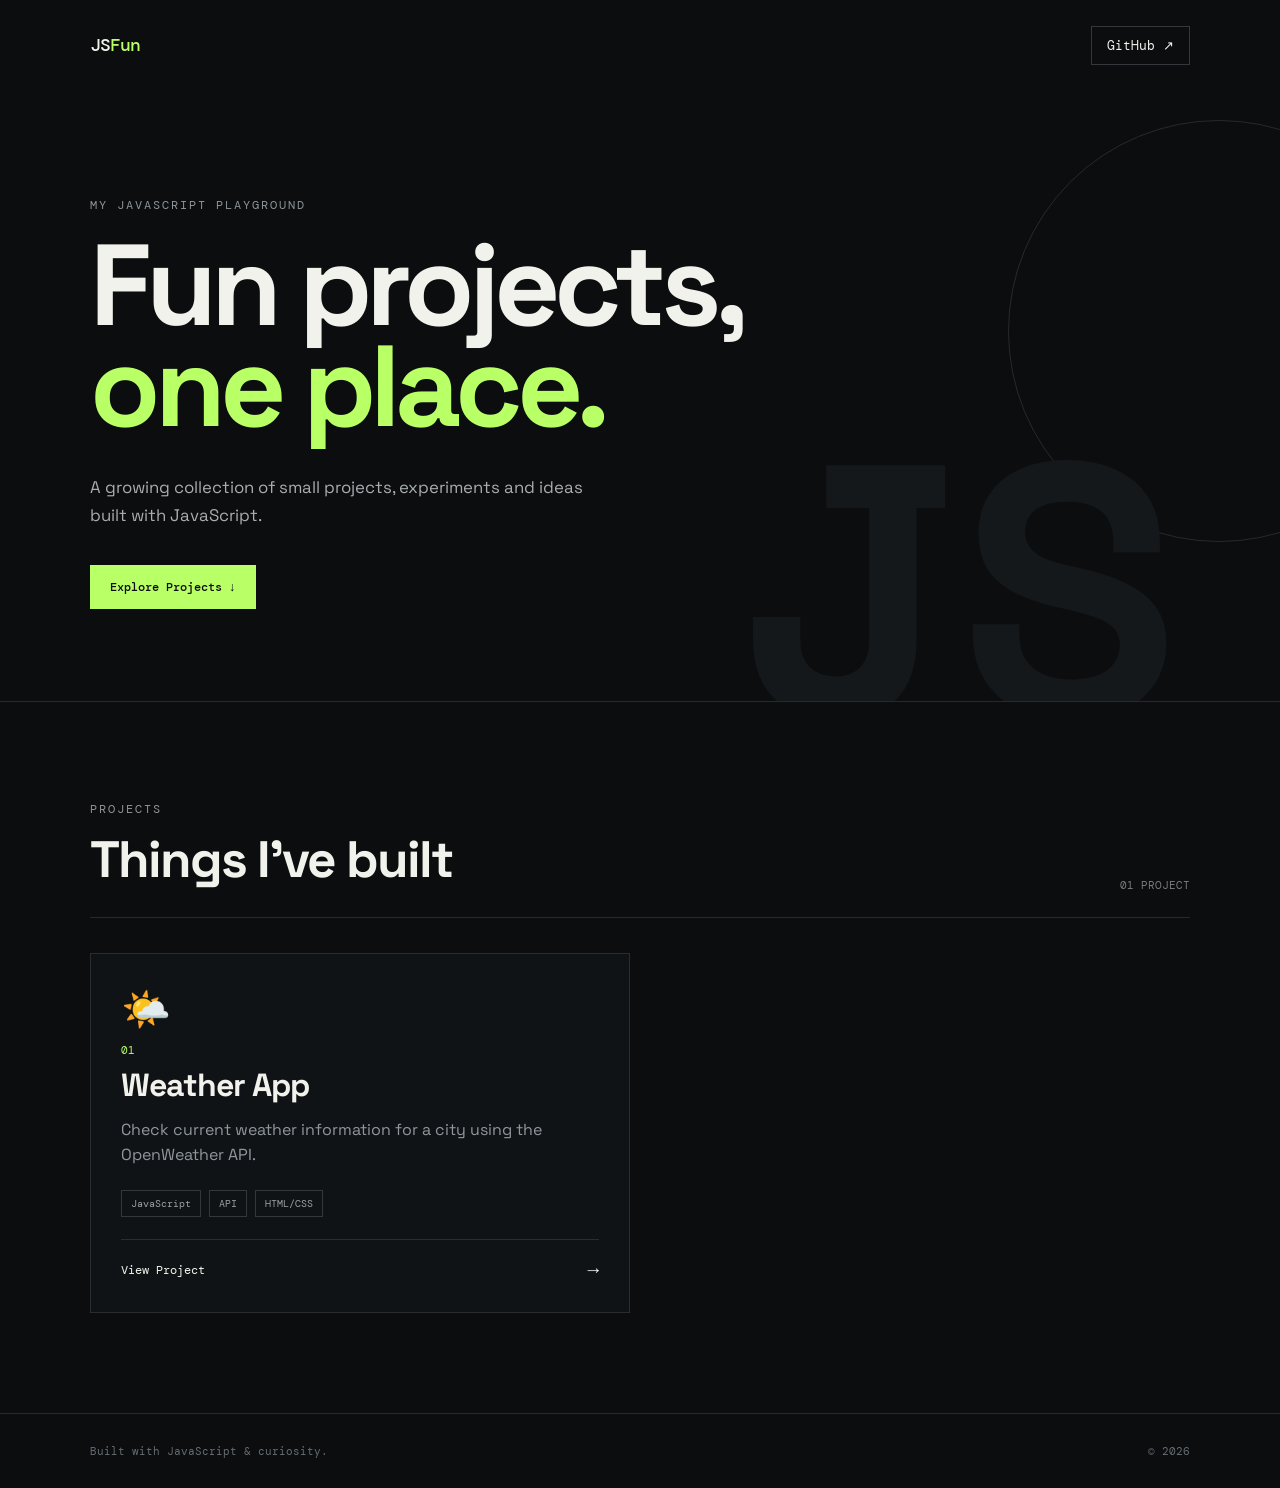
<file: index.html>
<!DOCTYPE html>
<html lang="en">
<head>
    <meta charset="UTF-8">
    <meta name="viewport" content="width=device-width, initial-scale=1.0">
    <meta name="description" content="A collection of fun JavaScript projects.">
    <title>JavaScript Fun Projects</title>
    <link rel="stylesheet" href="style.css">
</head>
<body>
    <header class="hero">
        <nav class="navbar">
            <a href="./" class="logo">JS<span>Fun</span></a>
            <a href="https://github.com/roarinroyel" target="_blank" rel="noopener noreferrer" class="github-link">
                GitHub ↗
            </a>
        </nav>

        <div class="hero-content">
            <p class="eyebrow">MY JAVASCRIPT PLAYGROUND</p>
            <h1>Fun projects,<br><span>one place.</span></h1>
            <p class="intro">
                A growing collection of small projects, experiments and ideas
                built with JavaScript.
            </p>
            <a href="#projects" class="explore-btn">Explore Projects ↓</a>
        </div>
    </header>

    <main id="projects" class="projects-section">
        <div class="section-heading">
            <div>
                <p class="eyebrow">PROJECTS</p>
                <h2>Things I've built</h2>
            </div>
            <span class="project-count">01 PROJECT</span>
        </div>

        <div class="projects-grid">
            <!-- Add new project cards above this comment -->

            <article class="project-card">
                <div class="project-icon">🌤️</div>
                <div class="project-info">
                    <p class="project-number">01</p>
                    <h3>Weather App</h3>
                    <p>
                        Check current weather information for a city using
                        the OpenWeather API.
                    </p>
                    <div class="tags">
                        <span>JavaScript</span>
                        <span>API</span>
                        <span>HTML/CSS</span>
                    </div>
                    <a href="./weather-app/" class="project-link">
                        View Project <span>→</span>
                    </a>
                </div>
            </article>

            <!--
            Example for future projects:

            <article class="project-card">
                <div class="project-icon">🧮</div>
                <div class="project-info">
                    <p class="project-number">02</p>
                    <h3>Calculator</h3>
                    <p>A simple calculator built with vanilla JavaScript.</p>
                    <div class="tags">
                        <span>JavaScript</span>
                        <span>HTML/CSS</span>
                    </div>
                    <a href="./calculator/" class="project-link">
                        View Project <span>→</span>
                    </a>
                </div>
            </article>
            -->
        </div>
    </main>

    <footer>
        <p>Built with JavaScript & curiosity.</p>
        <p>© <span id="year"></span></p>
    </footer>

    <script>
        document.getElementById("year").textContent = new Date().getFullYear();
    </script>
</body>
</html>
</file>
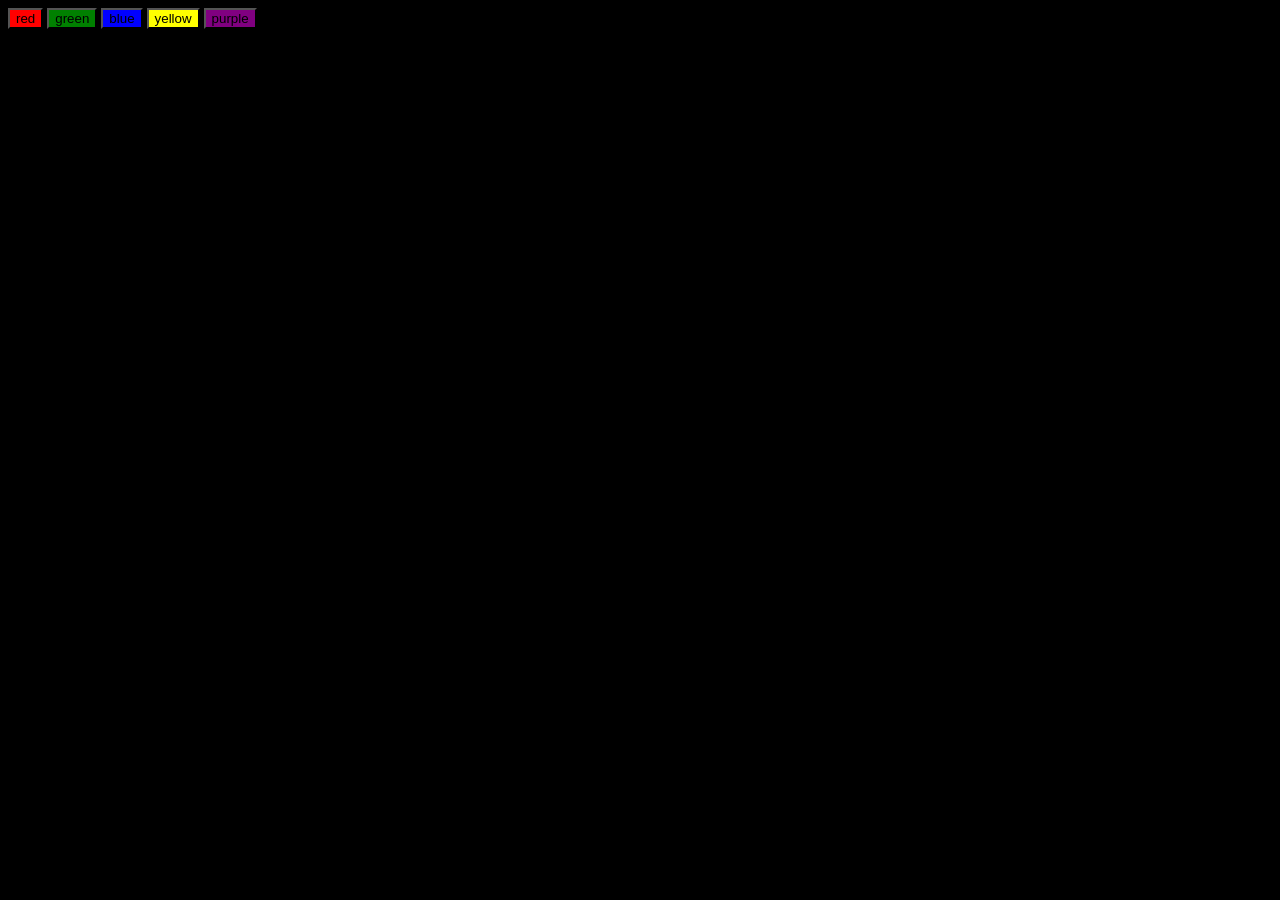
<file: background color changer/index.html>
<!DOCTYPE html>
<html lang="en">
<head>
    <meta charset="UTF-8">
    <meta name="viewport" content="width=device-width, initial-scale=1.0">
    <title>Document</title>
</head>
<body style = "background-color: black;">
        <div id="parent">    
            <button id="red" style="background-color: red;">  red  </button>
            <button id="green" style="background-color: green;">  green  </button>
            <button id="blue" style="background-color: blue;">  blue  </button>
            <button id="yellow" style="background-color: yellow;">  yellow  </button>
            <button id="purple" style="background-color: purple;">  purple  </button>

        </div>
    
</body>

<script src="code.js"></script>
</html>
</file>
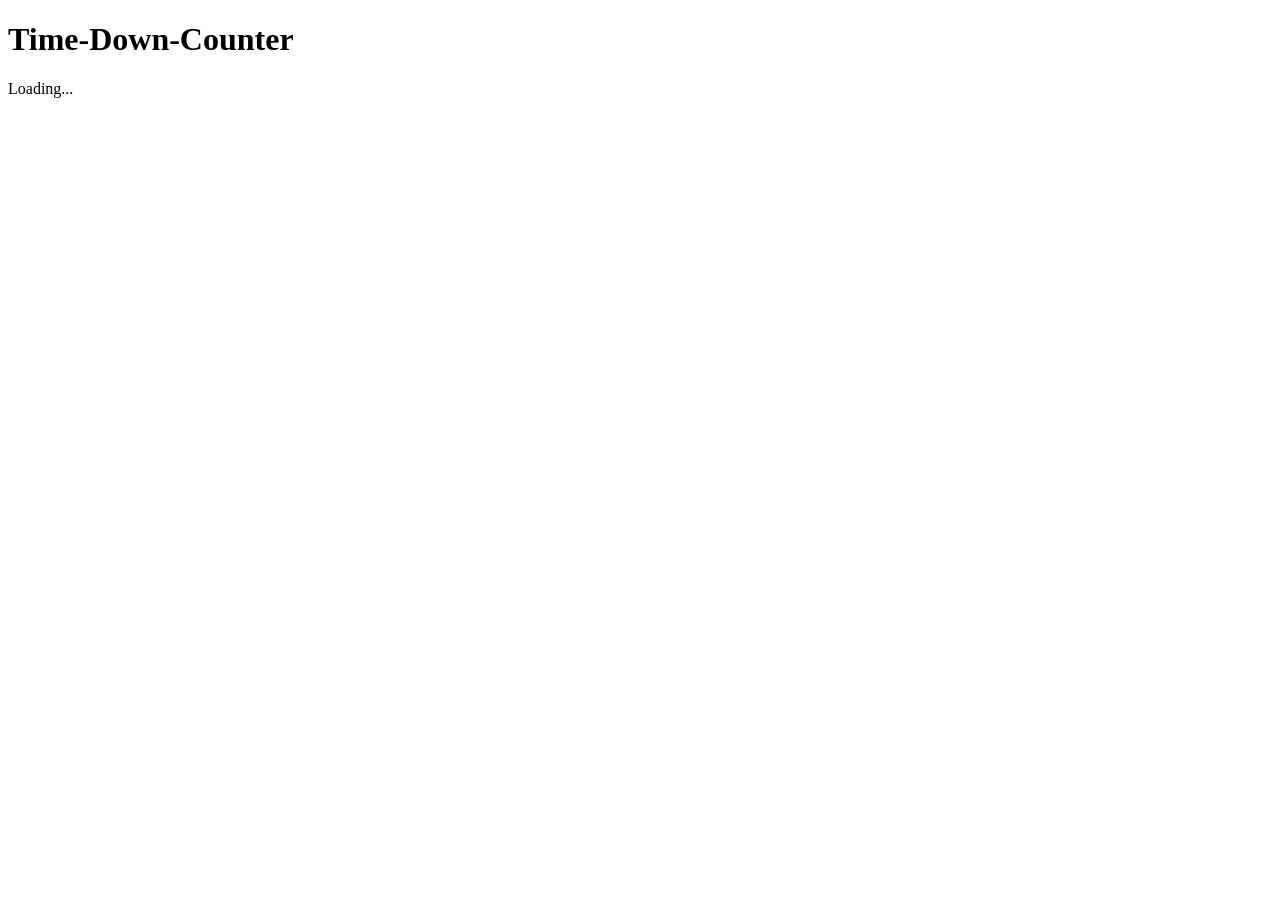
<file: count-down-timer/index.html>
<!DOCTYPE html>
<html lang="en">
<head>
    <meta charset="UTF-8">
    <meta name="viewport" content="width=device-width, initial-scale=1.0">
    <title>Time Down Counter</title>
</head>

<body>
    <div id="parent">
        <h1>Time-Down-Counter</h1>
        <div id="result">Loading...</div>
    </div>

    <script src="./code.js"></script>
</body>
</html>
</file>
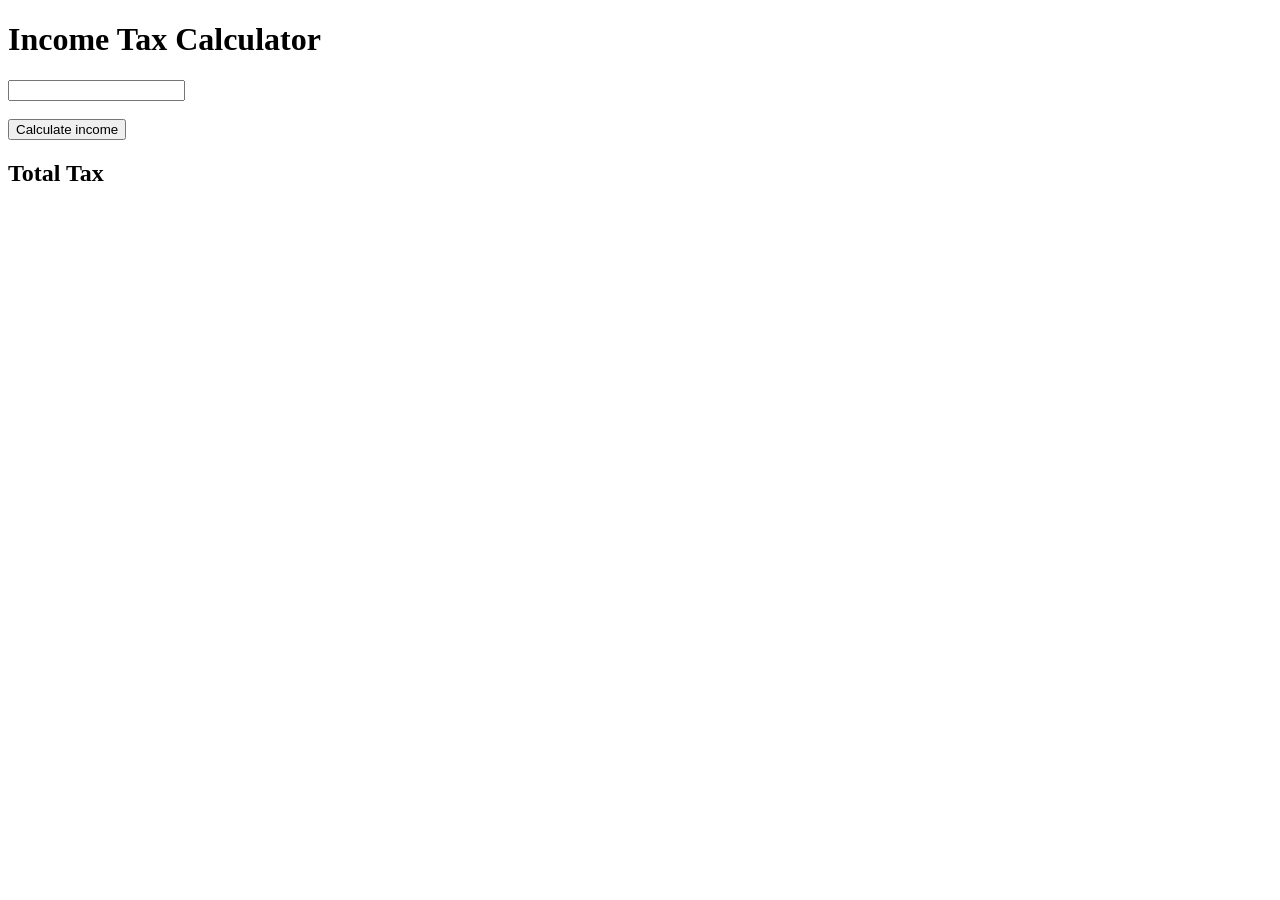
<file: income-tax/index.html>
<!DOCTYPE html>
<html lang="en">
<head>
    <meta charset="UTF-8">
    <meta name="viewport" content="width=device-width, initial-scale=1.0">
    <title>Document</title>
</head>
<body>
    <div class="parent">
        <h1>Income Tax Calculator</h1>

        <form action="">
            <label for="income"></label>
            <input type="number" id="income" name="income">
            <br> <br>
            <button type="submit">Calculate income</button>

        </form>
        <h2>Total Tax</h2>
    </div>
</body>

<script src="./code.js"></script>
</html>
</file>
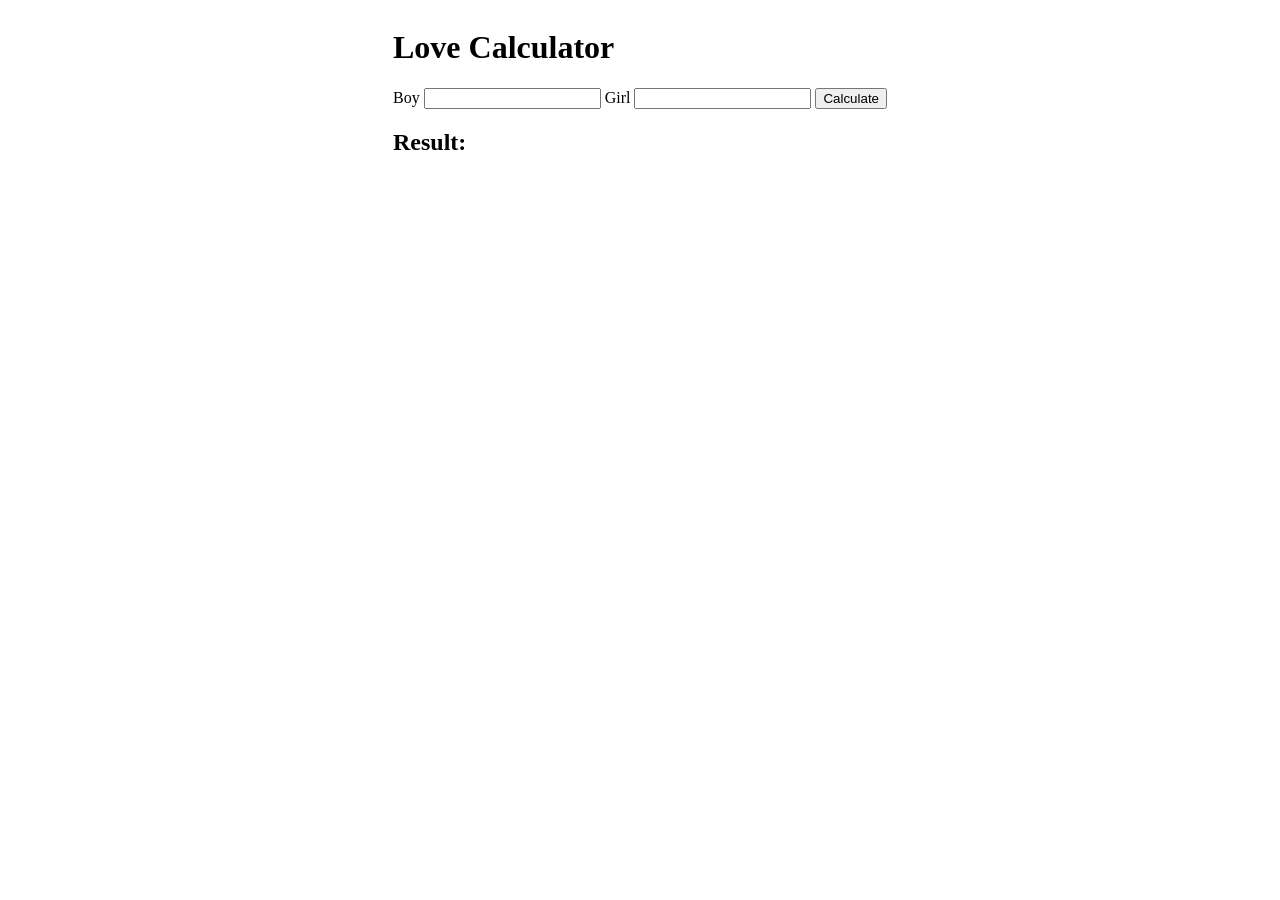
<file: love-calculator/index.html>
<!DOCTYPE html>
<html lang="en">
<head>
    <meta charset="UTF-8">
    <meta name="viewport" content="width=device-width, initial-scale=1.0">
    <title>Document</title>
</head>
<body style = "background-color: white; display: flex; justify-content: center;">

    <div id="parent">   
        <h1>Love Calculator</h1>
        <form>  
            <label for="Boy"> 
                Boy
            </label>
            <input type="text" id="boy" name="Boy" required>
            <label for="Girl"> 
                Girl
            </label>
            <input type="text" id="girl" name="Girl" required>
            <button type="submut">Calculate</button>

        </form>
        <h2>Result: </h2>
    </div>
    
</body>
<script src="code.js"></script>
</html>
</file>
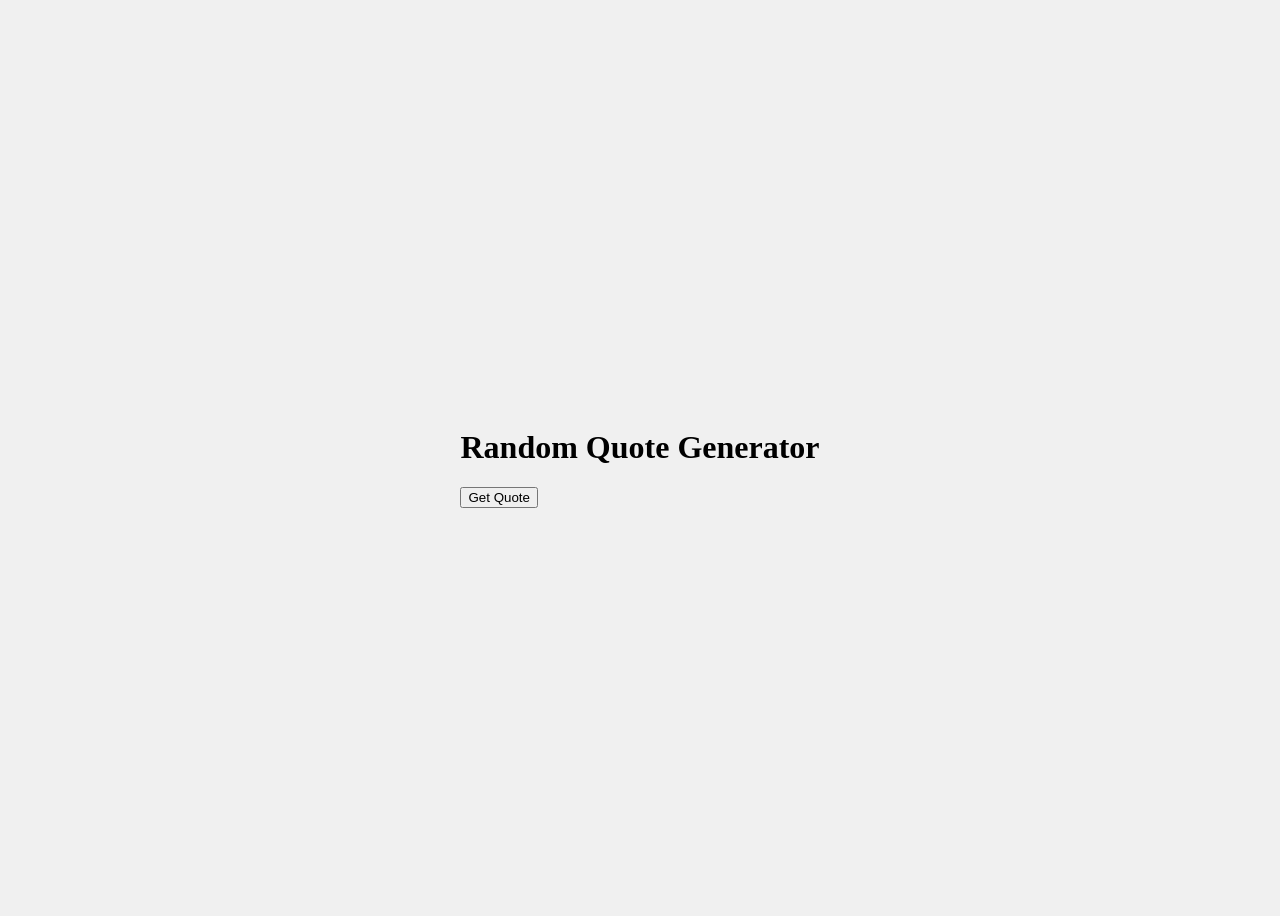
<file: random qoute/index.html>
<!DOCTYPE html>
<html lang="en">
<head>
    <meta charset="UTF-8">
    <meta name="viewport" content="width=device-width, initial-scale=1.0">
    <title>Document</title>
    
</head>
<body style="background-color: #f0f0f0; display: flex; justify-content: center; align-items: center; height: 100vh;">
    <div class="first">
        <h1>Random Quote Generator</h1>

        <!-- <p id="quote">Click the button to get a quote.</p> -->

        <button>Get Quote</button>
    </div>

    <script src="code.js"></script>
</body>
<script src="code.js"></script>
</html>
</file>
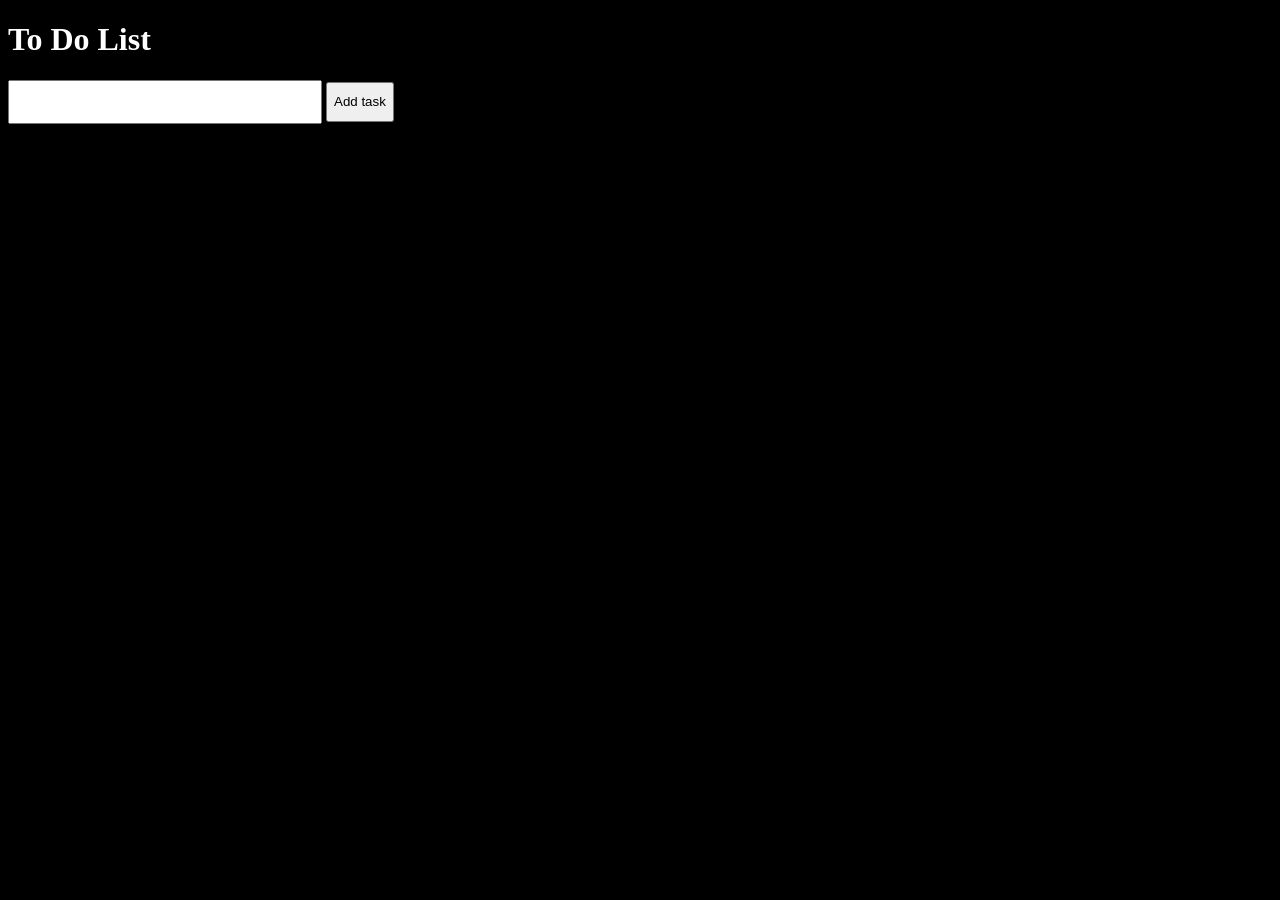
<file: todo/index.html>
<!DOCTYPE html>
<html lang="en">
<head>
    <meta charset="UTF-8">
    <meta name="viewport" content="width=device-width, initial-scale=1.0">
    <title>Document</title>
</head>
<body style="background-color: black;
            color: white;">
            <h1>To Do List</h1>
            <form action="">
                <input type="text" name="task" id="task" style="width:300px; height:30px; padding: 5px;" required>
                <button type="submit" style="height: 40px; padding: auto;" >Add task</button>
            </form>

            <div id="allTask">

            </div>
    <script src="./main.js"></script>
</body>


</html>
</file>
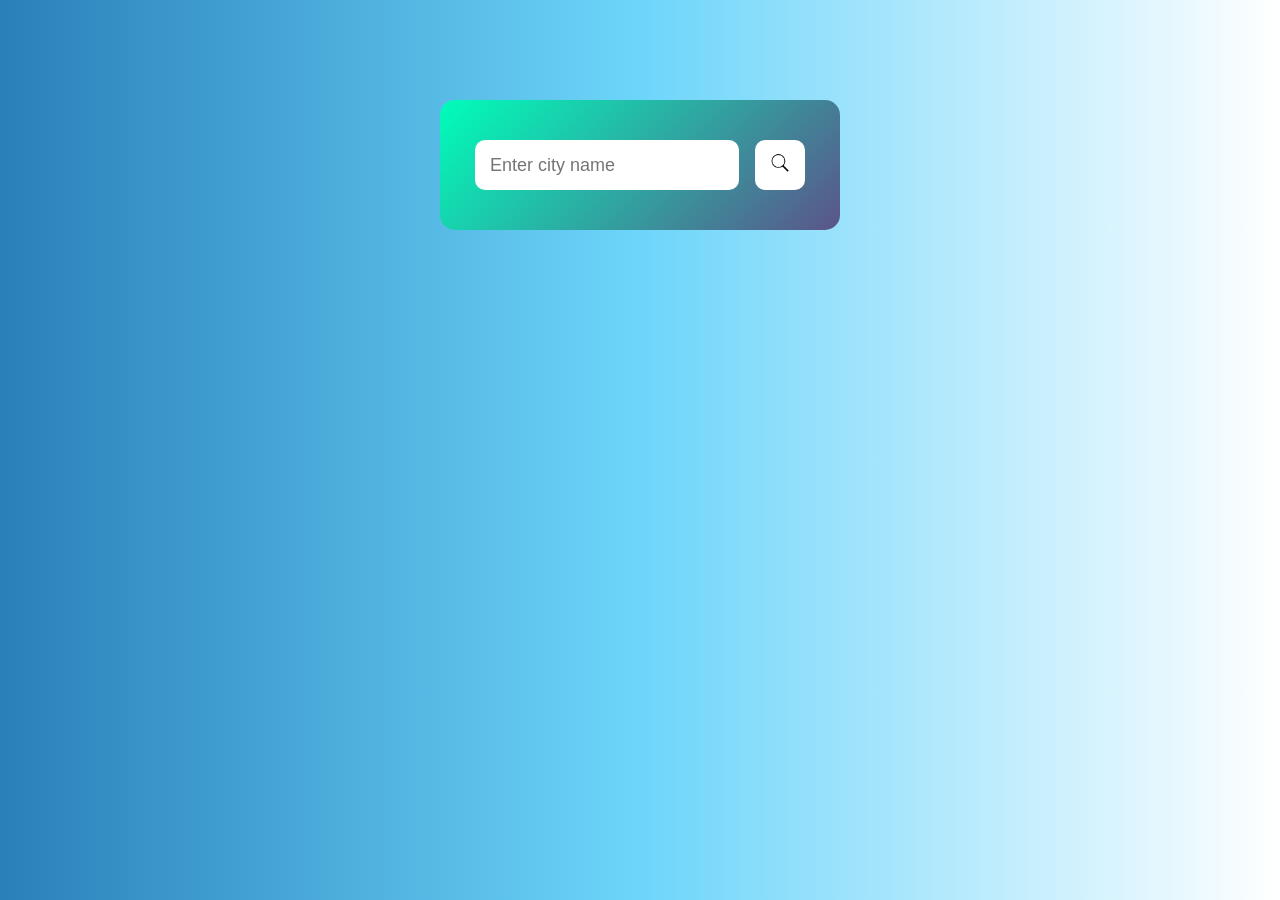
<file: weather-app/index.html>
<!Doctype html>
<html lang="en">
    <head>
        <meta charset="UTF-8">
        <meta name="viewport" content="width=device-width, initial-scale=1.0">
        <title>Weather App</title>
        <link rel="stylesheet" href="style.css">
    </head>
    <body>
        <div>   
            <div class="card">
                <div class="search">
                    <input type="text" placeholder="Enter city name" spellcheck="false">
                    <button><img src="images/search-icon.png" alt="Search" ></button>
                </div>
                <div class="error">
                    <p class="">Invalid City Name</p>
                </div>
                <div class="weather">
                    <img src="images/rain.png" alt="raining" class="weather-icon">
                    <h1 class="temp">22°C</h1>
                    <h2 class="city">New York</h2>
                    <div class="details">
                        <div class="col">
                            <img src="images/humidity.png" alt="" class="">
                            <div> 
                                <p class="humidity">80%</p> 
                                <p>Humidity</p>
                            </div>
                        </div>
                        <div class="col">
                            <img src="images/wind.png" alt="" class="">
                            <div> 
                                <p class="wind">10 km/h</p> 
                                <p>Wind Speed</p>
                            </div>
                        </div>
                    </div>
                </div>    
            </div>
        </div>
        <script src="script.js"></script>
    </body>
</html>
</file>
<file: style.css>
@import url('https://fonts.googleapis.com/css2?family=DM+Mono:wght@400;500&family=Space+Grotesk:wght@400;500;600;700&display=swap');

* {
    margin: 0;
    padding: 0;
    box-sizing: border-box;
}

html {
    scroll-behavior: smooth;
}

body {
    min-height: 100vh;
    background: #0b0d0f;
    color: #f2f2ed;
    font-family: "Space Grotesk", sans-serif;
}

a {
    color: inherit;
    text-decoration: none;
}

/* HERO */
.hero {
    min-height: 78vh;
    border-bottom: 1px solid #272a2d;
    padding: 0 7vw;
    position: relative;
    overflow: hidden;
}

.hero::before {
    content: "";
    position: absolute;
    width: 420px;
    height: 420px;
    border: 1px solid #272a2d;
    border-radius: 50%;
    right: -150px;
    top: 120px;
}

.hero::after {
    content: "JS";
    position: absolute;
    right: 8vw;
    bottom: -70px;
    font-size: clamp(180px, 28vw, 420px);
    font-weight: 700;
    line-height: 1;
    color: #15181b;
    z-index: 0;
    pointer-events: none;
}

.navbar {
    height: 90px;
    display: flex;
    align-items: center;
    justify-content: space-between;
    position: relative;
    z-index: 2;
}

.logo {
    font-family: "DM Mono", monospace;
    font-size: 1.15rem;
    font-weight: 500;
    letter-spacing: -1px;
}

.logo span {
    color: #b9ff66;
}

.github-link {
    font-family: "DM Mono", monospace;
    font-size: 0.8rem;
    border: 1px solid #34383c;
    padding: 10px 15px;
    transition: 0.2s ease;
}

.github-link:hover {
    border-color: #b9ff66;
    color: #b9ff66;
}

.hero-content {
    position: relative;
    z-index: 1;
    max-width: 850px;
    padding-top: 12vh;
}

.eyebrow {
    font-family: "DM Mono", monospace;
    font-size: 0.72rem;
    letter-spacing: 2px;
    color: #8d9499;
    margin-bottom: 22px;
}

h1 {
    font-size: clamp(4rem, 9vw, 8.5rem);
    line-height: 0.88;
    letter-spacing: -6px;
    font-weight: 700;
}

h1 span {
    color: #b9ff66;
}

.intro {
    max-width: 510px;
    margin-top: 35px;
    color: #a8adb1;
    font-size: 1.05rem;
    line-height: 1.7;
}

.explore-btn {
    display: inline-block;
    margin-top: 35px;
    padding: 14px 20px;
    background: #b9ff66;
    color: #0b0d0f;
    font-family: "DM Mono", monospace;
    font-size: 0.78rem;
    font-weight: 500;
    transition: transform 0.2s ease;
}

.explore-btn:hover {
    transform: translateY(-3px);
}

/* PROJECTS */
.projects-section {
    padding: 100px 7vw;
}

.section-heading {
    display: flex;
    justify-content: space-between;
    align-items: end;
    border-bottom: 1px solid #272a2d;
    padding-bottom: 25px;
    margin-bottom: 35px;
}

.section-heading .eyebrow {
    margin-bottom: 10px;
}

h2 {
    font-size: clamp(2rem, 4vw, 3.5rem);
    letter-spacing: -2px;
}

.project-count {
    font-family: "DM Mono", monospace;
    font-size: 0.7rem;
    color: #777d82;
}

.projects-grid {
    display: grid;
    grid-template-columns: repeat(2, minmax(0, 1fr));
    gap: 20px;
}

.project-card {
    min-height: 360px;
    border: 1px solid #292d30;
    padding: 30px;
    display: flex;
    flex-direction: column;
    justify-content: space-between;
    background: #101315;
    transition: transform 0.25s ease, border-color 0.25s ease;
}

.project-card:hover {
    transform: translateY(-6px);
    border-color: #b9ff66;
}

.project-icon {
    font-size: 2.5rem;
}

.project-number {
    font-family: "DM Mono", monospace;
    color: #b9ff66;
    font-size: 0.7rem;
    margin-bottom: 8px;
}

.project-info h3 {
    font-size: 2rem;
    letter-spacing: -1px;
    margin-bottom: 12px;
}

.project-info > p:not(.project-number) {
    color: #90979c;
    line-height: 1.6;
    max-width: 480px;
}

.tags {
    display: flex;
    flex-wrap: wrap;
    gap: 8px;
    margin: 22px 0;
}

.tags span {
    border: 1px solid #34383c;
    padding: 6px 9px;
    font-family: "DM Mono", monospace;
    font-size: 0.65rem;
    color: #9ba1a5;
}

.project-link {
    display: flex;
    justify-content: space-between;
    align-items: center;
    border-top: 1px solid #292d30;
    padding-top: 17px;
    font-family: "DM Mono", monospace;
    font-size: 0.75rem;
}

.project-link span {
    font-size: 1.2rem;
    transition: transform 0.2s ease;
}

.project-link:hover {
    color: #b9ff66;
}

.project-link:hover span {
    transform: translateX(5px);
}

/* FOOTER */
footer {
    border-top: 1px solid #272a2d;
    padding: 30px 7vw;
    display: flex;
    justify-content: space-between;
    color: #666d72;
    font-family: "DM Mono", monospace;
    font-size: 0.68rem;
}

/* RESPONSIVE */
@media (max-width: 700px) {
    .hero {
        min-height: 85vh;
        padding: 0 6vw;
    }

    .hero-content {
        padding-top: 10vh;
    }

    h1 {
        font-size: clamp(3.5rem, 18vw, 6rem);
        letter-spacing: -4px;
    }

    .projects-section {
        padding: 70px 6vw;
    }

    .projects-grid {
        grid-template-columns: 1fr;
    }

    .section-heading {
        align-items: start;
        gap: 15px;
        flex-direction: column;
    }

    footer {
        padding: 25px 6vw;
        gap: 15px;
        flex-direction: column;
    }
}
</file>
<file: weather-app/style.css>
*{
    margin: 0;
    padding: 0;
    box-sizing: border-box;
    font-family: 'Poppins', sans-serif;
}
body{
    background: linear-gradient(to right, #2980b9, #6dd5fa, #ffffff);

}

.card{
    width: 90%;
    max-width: 400px;
    background: linear-gradient(135deg, #00feba, #5b548a);
    color: #fff;
    margin: 100px auto 0;
    border-radius: 15px;
    padding: 40px 35px;
    text-align: center;
}

.search{
    width: 100%;
    display: flex;
    align-items: center;
    justify-content: space-between;
}

.search input{
    width: 80%;
    height: 50px;
    border-radius: 10px;
    border: none;
    outline: none;
    padding: 0 15px;
    font-size: 18px;
}
.search button{
    width: 50px;
    height: 50px;
    border-radius: 10px;
    border: none;
    outline: none;
    background: #fff;
    color: #5b548a;
    font-size: 18px;
    cursor: pointer;
}
.search button img{
    width: 20px;
    height: 20px;
}
.weather-icon img{
    width: 100%;
    height: 100%;
    margin-top: 30px;
}
.weather h1{
    font-size: 80px;
    font-weight: 700;
    margin: 10px 0;
}
.weather h2{
    font-size: 48px;
    font-weight: 700;
    margin-top: -10px;
}

.details{
    display: flex;
    justify-content: space-between;
    margin-top: 30px;
    align-items: center;
    justify-content: space-around;
    padding: 0 20px;
    margin-top: 50px;
}
.col{
    display: flex;
    align-items: center;
    text-align: left;
}
.col img{
    width: 40px;
    height: 40px;
    margin-right: 10px;
}

.weather{
    display: none;
    margin: 20px 0;
}
.error{
    display: none;
    color: red;
    font-size: 18px;
    margin-top: 20px;
}
.weather-icon{
    width: 100px;
    height: 100px;
    margin: 0 auto;
}

.temp{
    font-size: 48px;
    font-weight: 700;
    margin: 10px 0;
}
</file>
